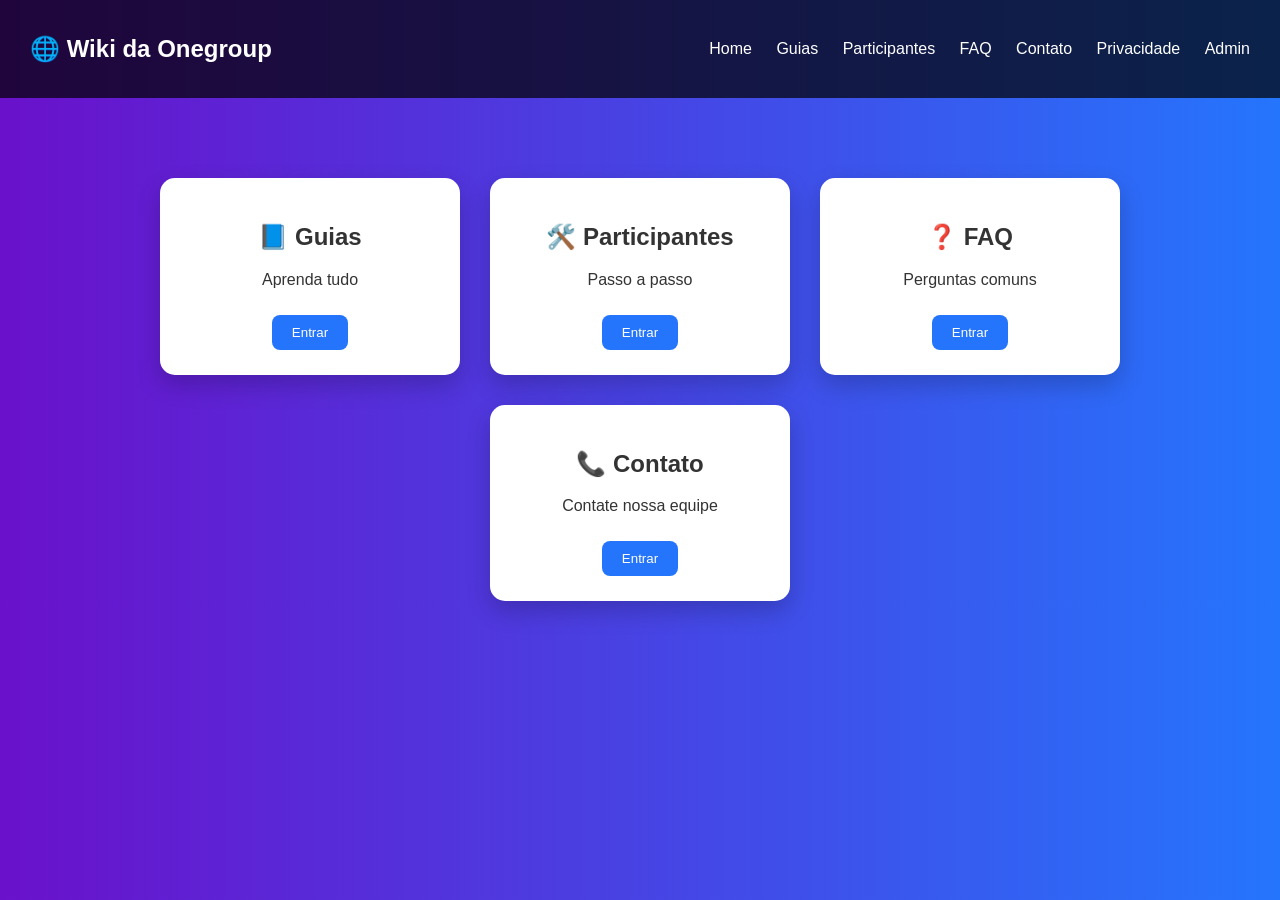
<file: index.html>
<!DOCTYPE html>
<html lang="pt-br">
<head>
  <meta charset="UTF-8">
   <link rel="shortcut icon" href="Discord.onegroup.webp" type="image/x-icon">
  <title>Wiki OneGroup</title>
    <link rel="stylesheet" href="style.css">
</head>

<body>

  <!-- MENU -->
  <nav>
    <h2>🌐 Wiki da Onegroup</h2>
    <div>
      <a href="index.html">Home</a>
      <a href="guias.html">Guias</a>
      <a href="personagens.html">Participantes</a>
      <a href="faq.html">FAQ</a>
      <a href="contato.html">Contato</a>
      <a href="politica.html">Privacidade</a>
      <a href="admin.html">Admin</a>
    </div>
  </nav>

  <!-- CONTEÚDO -->
  <div class="container">

    <div class="card">
      <h2>📘 Guias</h2>
      <p>Aprenda tudo</p>
      <a href="guias.html"><button>Entrar</button></a>
    </div>

    <div class="card">
      <h2>🛠️ Participantes</h2>
      <p>Passo a passo</p>
      <a href="personagens.html"><button>Entrar</button></a>
    </div>

    <div class="card">
      <h2>❓ FAQ</h2>
      <p>Perguntas comuns</p>
      <a href="faq.html"><button>Entrar</button></a>
    </div>

    <div class="card">
      <h2>📞 Contato</h2>
      <p>Contate nossa equipe</p>
      <a href="contato.html"><button>Entrar</button></a>
    </div>


  </div>

</body>
</html>
</file>
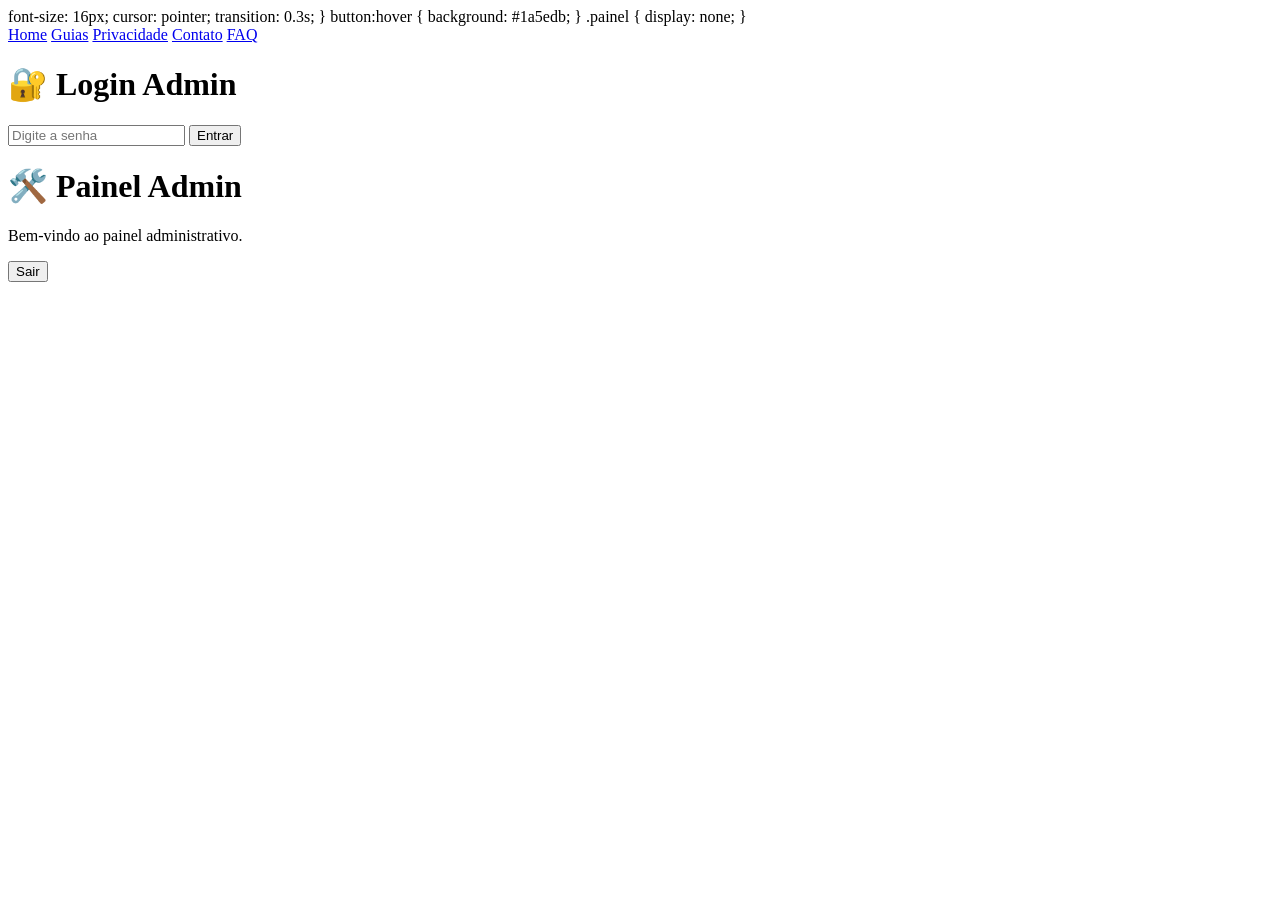
<file: admin.html>
<!DOCTYPE html>
      font-size: 16px;
      cursor: pointer;
      transition: 0.3s;
    }

    button:hover {
      background: #1a5edb;
    }

    .painel {
      display: none;
    }

  </style>
</head>

<body>

     <nav>
    <a href="index.html">Home</a>
    <a href="guias.html">Guias</a>
    <a href="politica.html">Privacidade</a>
    <a href="contato.html">Contato</a>
    <a href="faq.html">FAQ</a>
  </nav>

  <!-- LOGIN -->
  <div class="login-box" id="login-box">

    <h1>🔐 Login Admin</h1>

    <input type="password" id="senha" placeholder="Digite a senha">

    <button onclick="entrar()">Entrar</button>

  </div>

  <!-- PAINEL -->
  <div class="painel" id="painel">

    <h1>🛠️ Painel Admin</h1>

    <p>Bem-vindo ao painel administrativo.</p>

    <button onclick="logout()">Sair</button>

  </div>

  <script>

    // SENHA
    const senhaCorreta = "ADMINZGUELLL";

    function entrar() {

      const senha = document.getElementById("senha").value;

      if (senha === senhaCorreta) {

        document.getElementById("login-box").style.display = "none";
        document.getElementById("painel").style.display = "block";

      } else {

        alert("Senha incorreta!");

      }

    }

    function logout() {

      document.getElementById("painel").style.display = "none";
      document.getElementById("login-box").style.display = "block";

    }

  </script>

</body>
</html>
</file>
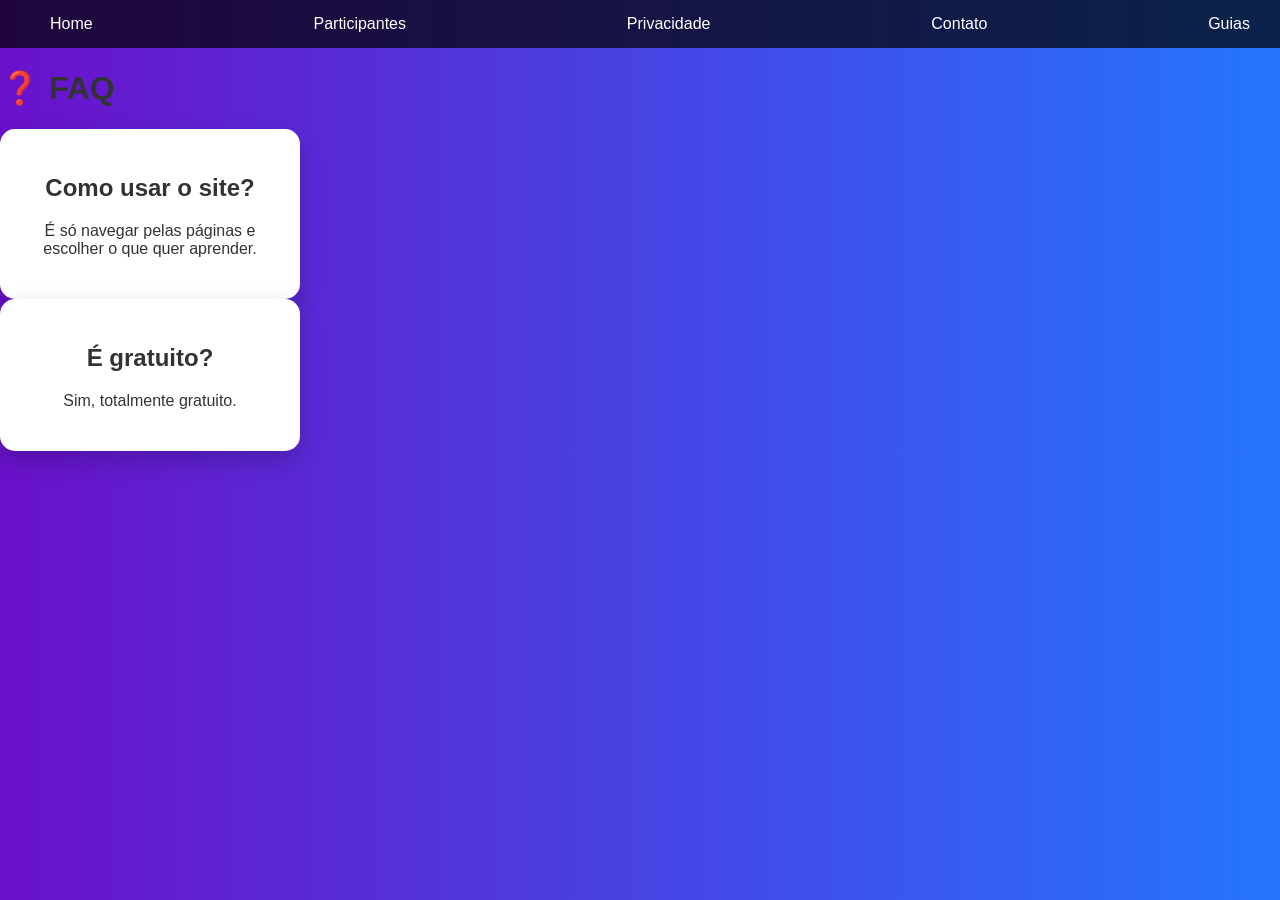
<file: faq.html>
<!DOCTYPE html>
<html lang="pt-br">
<head>
  <meta charset="UTF-8">
  <title>FAQ</title>
  <link rel="shortcut icon" href="Discord.onegroup.webp" type="image/x-icon">
  <link rel="stylesheet" href="style.css">
</head>

<body>

  <nav>
    <a href="index.html">Home</a>
    <a href="personagens.html">Participantes</a>
    <a href="politica.html">Privacidade</a>
    <a href="contato.html">Contato</a>
    <a href="guias.html">Guias</a>
  </nav>

  <h1>❓ FAQ</h1>

  <div class="card">
    <h2>Como usar o site?</h2>
    <p>É só navegar pelas páginas e escolher o que quer aprender.</p>
  </div>

  <div class="card">
    <h2>É gratuito?</h2>
    <p>Sim, totalmente gratuito.</p>
  </div>

</body>
</html>
</file>
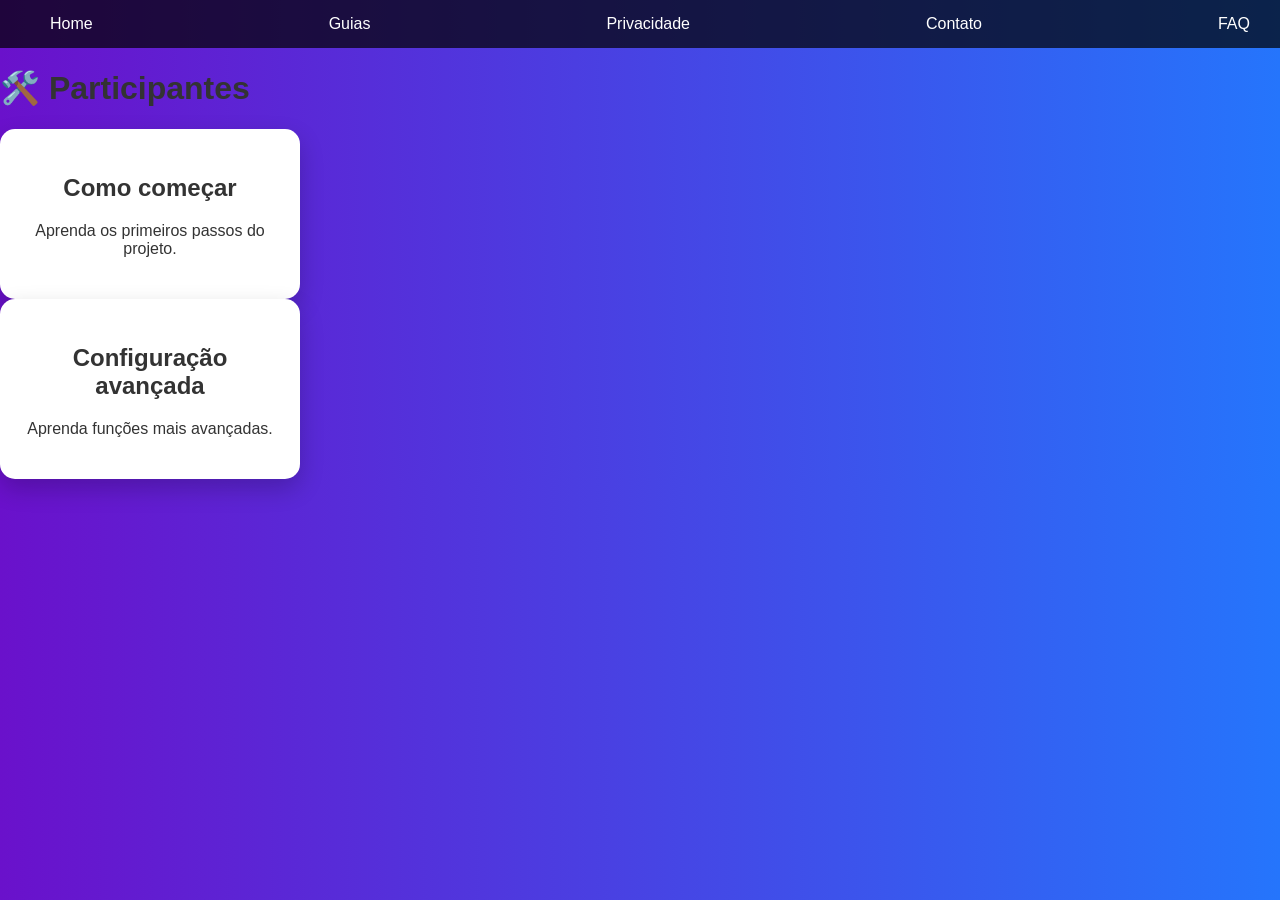
<file: personagens.html>
<!DOCTYPE html>
<html lang="pt-br">
<head>
  <meta charset="UTF-8">
  <title>Personagens</title>
  <link rel="shortcut icon" href="Discord.onegroup.webp" type="image/x-icon">
  <link rel="stylesheet" href="style.css">
</head>

<body>

  <nav>
    <a href="index.html">Home</a>
    <a href="guias.html">Guias</a>
    <a href="politica.html">Privacidade</a>
    <a href="contato.html">Contato</a>
    <a href="faq.html">FAQ</a>
  </nav>

  <h1>🛠️ Participantes</h1>

  <div class="card">
    <h2>Como começar</h2>
    <p>Aprenda os primeiros passos do projeto.</p>
  </div>

  <div class="card">
    <h2>Configuração avançada</h2>
    <p>Aprenda funções mais avançadas.</p>
  </div>

</body>
</html>
</file>
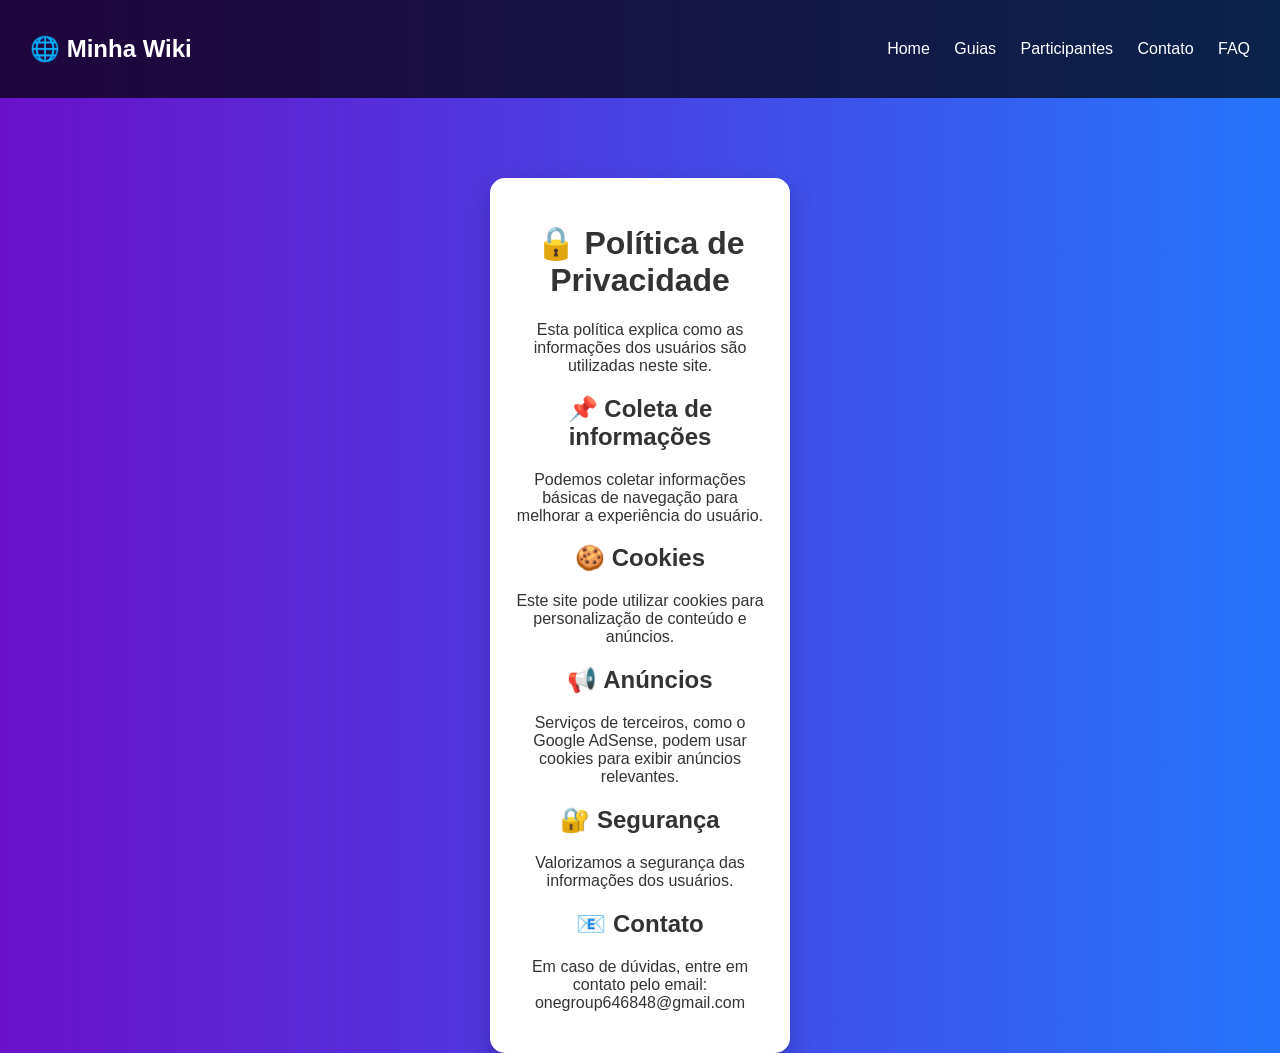
<file: politica.html>
<!DOCTYPE html>
<html lang="pt-br">
<head>
  <meta charset="UTF-8">
  <title>Política de Privacidade</title>
  <link rel="shortcut icon" href="Discord.onegroup.webp" type="image/x-icon">
  <link rel="stylesheet" href="style.css">
</head>

<body>

<nav>
  <h2>🌐 Minha Wiki</h2>

  <div>
    <a href="index.html">Home</a>
    <a href="guias.html">Guias</a>
    <a href="personagens.html">Participantes</a>
    <a href="contato.html">Contato</a>
    <a href="faq.html">FAQ</a>
  </div>
</nav>

<div class="container">

  <div class="card">

    <h1>🔒 Política de Privacidade</h1>

    <p>
      Esta política explica como as informações dos usuários são utilizadas neste site.
    </p>

    <h2>📌 Coleta de informações</h2>

    <p>
      Podemos coletar informações básicas de navegação para melhorar a experiência do usuário.
    </p>

    <h2>🍪 Cookies</h2>

    <p>
      Este site pode utilizar cookies para personalização de conteúdo e anúncios.
    </p>

    <h2>📢 Anúncios</h2>

    <p>
      Serviços de terceiros, como o Google AdSense, podem usar cookies para exibir anúncios relevantes.
    </p>

    <h2>🔐 Segurança</h2>

    <p>
      Valorizamos a segurança das informações dos usuários.
    </p>

    <h2>📧 Contato</h2>

    <p>
      Em caso de dúvidas, entre em contato pelo email:
      onegroup646848@gmail.com
    </p>

  </div>

</div>

</body>
</html>
</file>
<file: style.css>
body {
  margin: 0;
  font-family: Arial, sans-serif;
  background: linear-gradient(to right, #6a11cb, #2575fc);
  color: #333;
}

/* NAVBAR */
nav {
  display: flex;
  justify-content: space-between;
  align-items: center;
  background: rgba(0,0,0,0.7);
  color: white;
  padding: 15px 30px;
}

nav a {
  color: white;
  margin-left: 20px;
  text-decoration: none;
}

nav a:hover {
  text-decoration: underline;
}

/* CONTAINER */
.container {
  display: flex;
  justify-content: center;
  gap: 30px;
  margin-top: 80px;
  flex-wrap: wrap;
}

/* CARDS */
.card {
  background: white;
  padding: 25px;
  width: 250px;
  border-radius: 15px;
  text-align: center;
  box-shadow: 0 10px 25px rgba(0,0,0,0.2);
  transition: 0.3s;
}

.card:hover {
  transform: translateY(-10px);
}

/* BOTÃO */
button {
  margin-top: 10px;
  padding: 10px 20px;
  border: none;
  background: #2575fc;
  color: white;
  border-radius: 8px;
  cursor: pointer;
}

button:hover {
  background: #1a5edb;
}

form {
  display: flex;
  flex-direction: column;
  gap: 15px;
}

input,
textarea {
  padding: 12px;
  border: none;
  border-radius: 8px;
  font-size: 16px;
}

textarea {
  resize: none;
}
</file>
